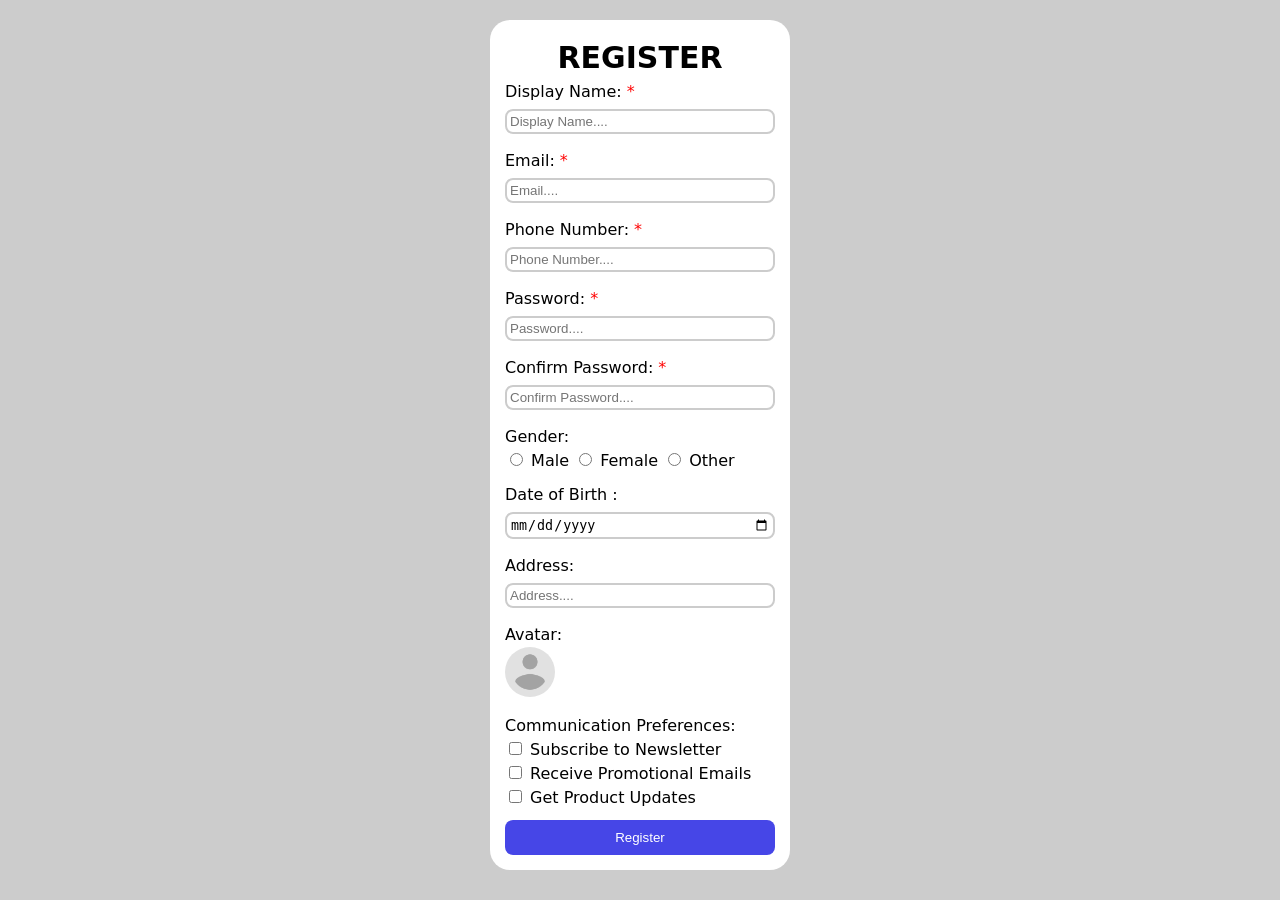
<file: form-interactive.html>
<!DOCTYPE html>
<html lang="en">
<head>
    <meta charset="UTF-8">
    <meta name="viewport" content="width=device-width, initial-scale=1.0">
    <title>Form</title>
    <link rel="stylesheet" href="./css/reset.css">
    <link rel="stylesheet" href="./css/styles.css">
</head>
<body>
    <form action="" class="form" autocomplete="off">
        <h1>REGISTER</h1>
        <div class="form-group">
            <label for="display-name" class="form-label">Display Name:</label>
            <input class="form-var" type="text" id="display-name" placeholder="Display Name...." spellcheck="false">
        </div>

         <div class="form-group">
            <label for="email" class="form-label">Email:</label>
            <input class="form-var" type="email" id="email" placeholder="Email...." spellcheck="false">
        </div>

        <div class="form-group">
            <label for="phonenumber" class="form-label">Phone Number:</label>
            <input class="form-var" type="tel" id="phonenumber" placeholder="Phone Number.... " spellcheck="false">
        </div>

        <div class="form-group">
            <label for="password" class="form-label">Password:</label>
            <input class="form-var" type="password" id="password" placeholder="Password...." spellcheck="false">
        </div>

        <div class="form-group">
            <label for="confirm-password" class="form-label">Confirm Password:</label>
            <input class="form-var" type="password" id="confirm-password" placeholder="Confirm Password...." spellcheck="false">
        </div>

        <div class="form-group">
            <label class="form-label">Gender:</label>
            <label>
                <input type="radio" name="gender" />
                Male
            </label>
            <label>
                <input type="radio" name="gender" />
                 Female
            </label>
            <label>
                <input type="radio" name="gender" />
                Other
            </label>
        </div>

        <div class="form-group">
            <label for="date-of-birth" class="form-label">Date of Birth :</label>
            <input type="date" id="date-of-birth" class="form-var">
        </div>

        <div class="form-group">
            <label for="address" class="form-label">Address:</label>
            <input class="form-var" type="text" id="address" placeholder="Address....">
        </div>

        <div class="form-group">
            <label for="profile-picture" class="form-label">Avatar:</label>
            <label for="profile-picture" class="form-avatar">
                <img width="100px" src="./img/avatar.png" alt="" class="avatar-img">
            </label>
            
            <input type="file"  id="profile-picture" accept="image/*" hidden>
        </div>

        <div class="form-group">
            <label class="form-label">Communication Preferences:</label>
            <div class="colum">
            <label>
                <input type="checkbox" name="preferences" />
                Subscribe to Newsletter
            </label>
            <label>
                <input type="checkbox" name="preferences" />
                Receive Promotional Emails
            </label>
            <label>
                <input type="checkbox" name="preferences" />
                Get Product Updates
            </label>
            </div>
        </div>
        
        <button class="btn">Register</button>
    </form>
</body>
</html>
</file>
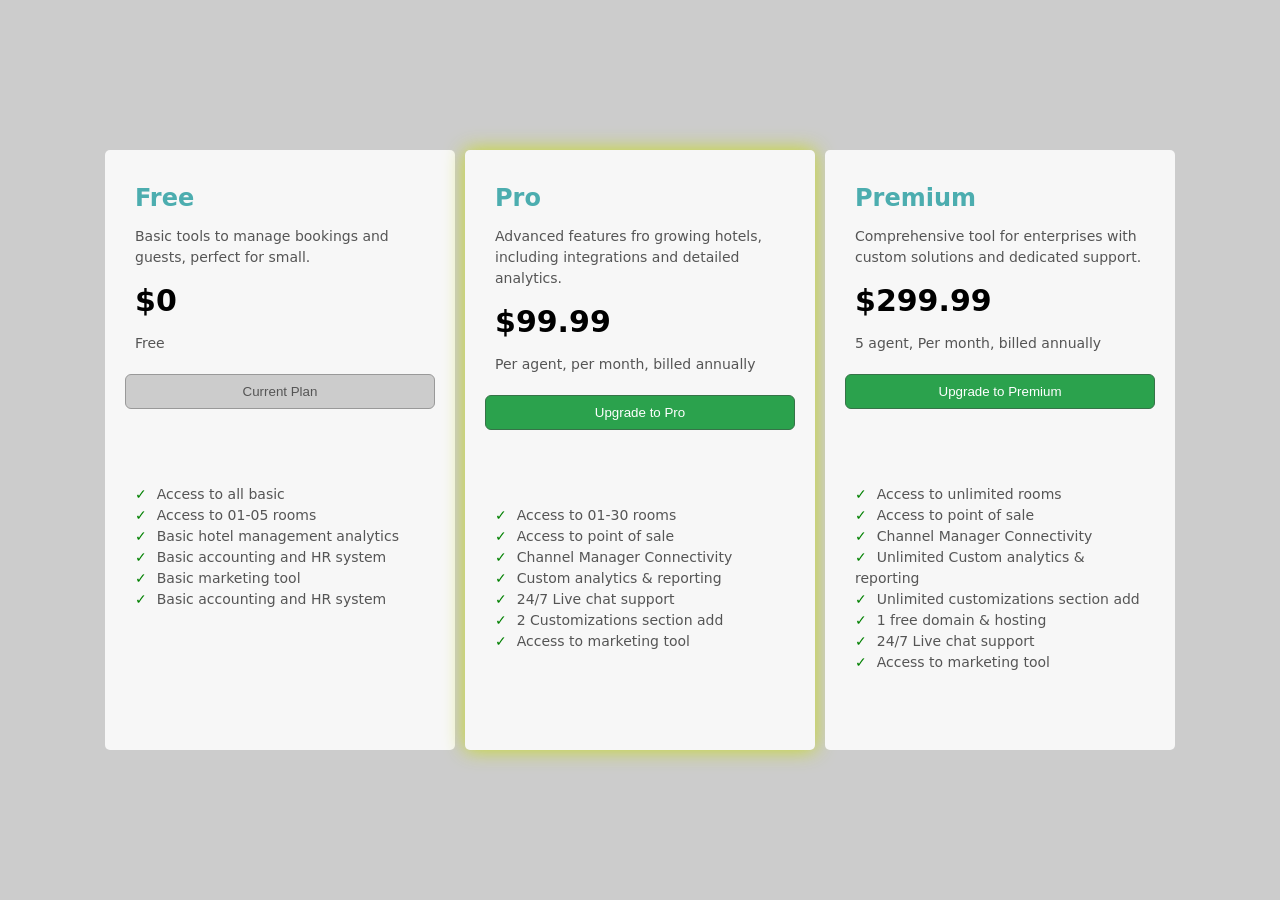
<file: pricing-table.html>
<!DOCTYPE html>
<html lang="en">
<head>
    <meta charset="UTF-8">
    <meta name="viewport" content="width=device-width, initial-scale=1.0">
    <title>Pricing Table</title>
    <link rel="stylesheet" href="./css/reset.css">
    <link rel="stylesheet" href="./css/styles.css">
</head>
<body>
    <body>
        <div class="sub_container">
            <div class="sub_plan">
                <h2 class="plan_type">Free</h2>
                <p class="plan_description">
                    Basic tools to manage bookings and guests, perfect for small.
                </p>
                <p class="plan_price">$<span>0</span></p>
                <p class="price_description">Free</p>
                <button class="plan_btn">Current Plan</button>
                <ul class="plan_benefit">
                    <li>Access to all basic</li>
                    <li>Access to 01-05 rooms</li>
                    <li>Basic hotel management analytics</li>
                    <li>Basic accounting and HR system</li>
                    <li>Basic marketing tool</li>
                    <li>Basic accounting and HR system</li>
                </ul>
            </div>
            <div class="sub_plan">
                <h2 class="plan_type">Pro</h2>
                <p class="plan_description">
                    Advanced features fro growing hotels, including integrations
                    and detailed analytics.
                </p>
                <p class="plan_price">$<span>99.99</span></p>
                <p class="price_description">
                    Per agent, per month, billed annually
                </p>
                <button class="plan_btn">Upgrade to Pro</button>
                <ul class="plan_benefit">
                    <li>Access to 01-30 rooms</li>
                    <li>Access to point of sale</li>
                    <li>Channel Manager Connectivity</li>
                    <li>Custom analytics & reporting</li>
                    <li>24/7 Live chat support</li>
                    <li>2 Customizations section add</li>
                    <li>Access to marketing tool</li>
                </ul>
            </div>
            <div class="sub_plan">
                <h2 class="plan_type">Premium</h2>
                <p class="plan_description">
                    Comprehensive tool for enterprises with custom solutions and
                    dedicated support.
                </p>
                <p class="plan_price">$<span>299.99</span></p>
                <p class="price_description">
                    5 agent, Per month, billed annually
                </p>
                <button class="plan_btn">Upgrade to Premium</button>
                <ul class="plan_benefit">
                    <li>Access to unlimited rooms</li>
                    <li>Access to point of sale</li>
                    <li>Channel Manager Connectivity</li>
                    <li>Unlimited Custom analytics & reporting</li>
                    <li>Unlimited customizations section add</li>
                    <li>1 free domain & hosting</li>
                    <li>24/7 Live chat support</li>
                    <li>Access to marketing tool</li>
                </ul>
            </div>
        </div>
    </body>
</body>
</html>
</file>
<file: css/styles.css>
* {
    box-sizing: border-box;
}

body {
    font-family: system-ui, -apple-system, BlinkMacSystemFont, 'Segoe UI', Roboto, Oxygen, Ubuntu, Cantarell, 'Open Sans', 'Helvetica Neue', sans-serif;
    line-height: 1.5;
    background-color: #ccc;
}

/* Menu */
.menu {
    padding: 0 40px;
    background-color: rgb(70, 70, 231);
    font-size: 0px;
    font-weight: 600;
}

.menu li {
    display: inline-block;
}

.menu li a {
    display: inline-block;
    text-decoration: none;
    padding: 15px 25px;
    color: white;
    font-size: 14px;
}

.menu li a:hover {
    background-color: white;
    color: black;
    transition: all 0.5s ease;
}

.menu li a:active {
    background-color: orange;
    color: black;
}

.menu .submenu{
    display: inline-block;
}

.menu li {
    border-left: #ccc 2px solid;
}

.menu li:last-child {
    border-right: #ccc 2px solid;
}

.menu li a::before {
    content: "\25B6"; /* dấu chấm • */
    margin-right: 8px;
    color: red;
}



/* form */
.form h1{
    text-align: center;
    font-size: 30px;
    font-weight: 600;
}
.form{
    max-width: 300px;
    margin: 20px auto;
    background-color: white;
    padding: 15px;
    border-radius: 20px;
}
.form-group{
    margin-bottom: 10px;
}
.form-label{
    display: block;
}

.form-var{
    margin: 5px 0px;
    padding: 3px;
    border-radius:8px;
    border: 2px solid #ccc;
    width: 100%;
}

.colum label{
    display: block;
}

.avatar-img{
    width: 50px;
    height: 50px;
    border-radius: 50%;
    object-fit: cover;
}

.btn{
    display: inline-block;
    padding: 10px 15px;
    background-color: rgb(70, 70, 231);
    color: white;
    border: none;
    border-radius: 8px;
    cursor: pointer;
    width: 100%;
}

.form input:focus {
    border: 2px solid blue;
    outline: none; /* bỏ viền mặc định của trình duyệt */
}

.form input:invalid {
    border: 2px solid red;
    outline: none;
}

.form-group:nth-of-type(-n+5) label::after {
    content: "*";
    color: red;
    margin-left: 5px;
}

.btn:hover {
    background-color: orange;
    color: black;
    transition: all 0.5s ease;
}

.btn:active {
    background-color: red;
    color: black;
}

.form:focus-within {
    box-shadow: 0 0 50px rgba(202, 220, 40, 0.5);
}

/* pricing-tabble */

 .sub_container{
    margin: auto;
    width: 1090px;
    height: 100vh;
    padding: 0 10px;
    padding-top: 150px;
    font-size: 0px;
    color: #545454
}

.sub_plan{
    display: inline-block;
    width: 350px;
    height: 600px;
    background-color: #f7f7f7;
    margin-right: 10px;
    border-radius: 5px;
    vertical-align: top;
    padding: 20px;
    font-size: 16px;
}

.sub_plan:hover{
    transform: translateY(-10px);
    box-shadow: 0 10px 30px rgba(0,0,0,0.2);
    transition: all 0.3s ease;
}

.sub_plan:nth-child(2){
    box-shadow: 0 0 20px rgba(197, 217, 18, 0.901);
}


.plan_type{
    text-align: left;
    font-size: 24px;
    font-weight: 600;
    padding: 10px 10px;
}

.plan_description{
    padding: 0px 10px;
    font-size: 14px;
    color: #555;
}

.plan_price{
    font-size: 30px;
    font-weight: 600;
    color: black;
    padding: 10px 10px;
}

.price_description{
    font-size: 14px;
    color: #555;
    padding: 0px 10px;
}

.plan_btn{
    display: block;
    margin: 0 auto;
    margin-top: 20px;
    width: 100%;
    height: 35px;
    border-radius: 6px;
    cursor: pointer;
    background-color: #2ba24d;
    border: 1px solid #367348;
    color: white;
}

.sub_plan:last-child{
    margin-right: 0px;
}

.sub_plan:first-child .plan_btn{
    background-color: #ccc;
    border: 1px solid #999;
    color: #555;
    cursor: not-allowed;
}

.plan_benefit{
    padding: 15px 10px;
    font-size: 14px;
    color: #555;
}

.plan_benefit li::before{
    content: "\2713";
    color: green;
    margin-right: 10px;
}

/* Blog */
.blog-post {
    box-sizing: border-box;
}

.blog-content{
    max-width: 800px;
    margin: 20px auto;
    background-color: white;
    padding: 15px;
}

.img-logo{
    max-width: 100%;
}

.content p, ul, ol{
    margin: 60px 0;
}


.blog-content p:nth-child(5)::first-letter {
    font-size: 50px;
    font-weight: bold;
    float: left;
    line-height: 1;
    margin-right: 8px;
}

.blog-post .pragraph::first-line {
    font-weight: bold;
    color: #4CAF50;
}

.blog-post::selection {
    background: #a948dd;
    color: white;
}

blockquote {
    position: relative;
    padding: 30px;
    background: #f5f5f5;
}

blockquote::before {
    content: "“";
    font-size: 50px;
    color: rgba(175, 76, 76);
    position: absolute;
    top: 0;
    left: 10px;
}

blockquote::after {
    content: "”";
    font-size: 50px;
    color:  rgba(175, 76, 76);
    position: absolute;
    bottom: 0;
    right: 10px;
}

h2:not(h1){
    color: #4cadaf;
}

.comments {
    max-width: 800px;
    margin: auto;
}


.comment {
    background: #f9f9f9;
    padding: 15px;
    margin-bottom: 10px;
    border-radius: 8px;
    transition: 0.3s;
}

.comment:hover {
    transform: translateY(-5px);
    box-shadow: 0 5px 15px rgba(232, 30, 30, 0.833);
    background: #fff;
}

.blog-post li:nth-of-type(odd) {
    background: #da8989a8;
}
</file>
